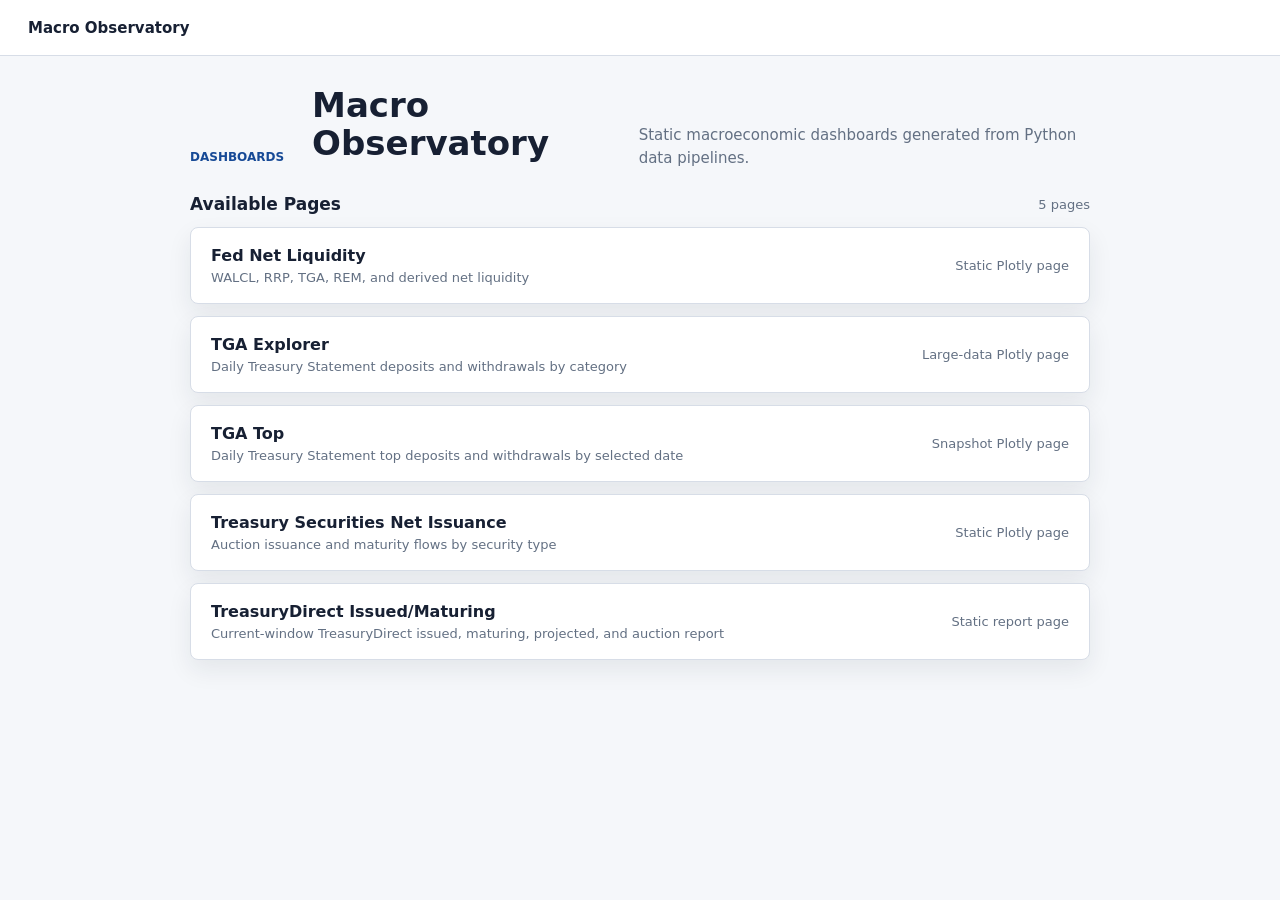
<file: site/index.html>
<!doctype html>
<html lang="en">
<head>
  <meta charset="utf-8">
  <meta name="viewport" content="width=device-width, initial-scale=1">
  <title>Macro Observatory</title>
  <link rel="stylesheet" href="assets/css/site.css">
</head>
<body>
  <header class="site-header">
    <a class="brand-link" href="./" aria-label="Macro Observatory home">Macro Observatory</a>
  </header>

  <main class="site-shell home-shell">
    <section class="page-heading">
      <p class="eyebrow">Dashboards</p>
      <h1>Macro Observatory</h1>
      <p class="heading-summary">Static macroeconomic dashboards generated from Python data pipelines.</p>
    </section>

    <section class="directory-section" aria-labelledby="dashboard-list-heading">
      <div class="section-heading-row">
        <h2 id="dashboard-list-heading">Available Pages</h2>
        <span class="count-pill">5 pages</span>
      </div>

      <div class="dashboard-list">
        <a class="dashboard-link" href="pages/fed-net-liquidity/">
          <span>
            <span class="dashboard-title">Fed Net Liquidity</span>
            <span class="dashboard-subtitle">WALCL, RRP, TGA, REM, and derived net liquidity</span>
          </span>
          <span class="dashboard-status">Static Plotly page</span>
        </a>

        <a class="dashboard-link" href="pages/tga-explorer/">
          <span>
            <span class="dashboard-title">TGA Explorer</span>
            <span class="dashboard-subtitle">Daily Treasury Statement deposits and withdrawals by category</span>
          </span>
          <span class="dashboard-status">Large-data Plotly page</span>
        </a>

        <a class="dashboard-link" href="pages/tga-top/">
          <span>
            <span class="dashboard-title">TGA Top</span>
            <span class="dashboard-subtitle">Daily Treasury Statement top deposits and withdrawals by selected date</span>
          </span>
          <span class="dashboard-status">Snapshot Plotly page</span>
        </a>

        <a class="dashboard-link" href="pages/treasury-securities-net-issuance/">
          <span>
            <span class="dashboard-title">Treasury Securities Net Issuance</span>
            <span class="dashboard-subtitle">Auction issuance and maturity flows by security type</span>
          </span>
          <span class="dashboard-status">Static Plotly page</span>
        </a>
        <a class="dashboard-link" href="pages/treasurydirect-issued-maturing/">
          <span>
            <span class="dashboard-title">TreasuryDirect Issued/Maturing</span>
            <span class="dashboard-subtitle">Current-window TreasuryDirect issued, maturing, projected, and auction report</span>
          </span>
          <span class="dashboard-status">Static report page</span>
        </a>
      </div>
    </section>
  </main>
</body>
</html>
</file>
<file: site/assets/css/site.css>
:root {
  color-scheme: light;
  --bg: #f5f7fa;
  --surface: #ffffff;
  --surface-subtle: #f9fafb;
  --border: #d7dde7;
  --border-strong: #aab4c2;
  --text: #172033;
  --muted: #637083;
  --primary: #1f5fbf;
  --primary-strong: #174a96;
  --green: #16865a;
  --red: #c33a2b;
  --amber: #ad6b00;
  --purple: #6d45a8;
  --shadow: 0 10px 24px rgba(23, 32, 51, 0.08);
  --radius: 8px;
  --mono: "SFMono-Regular", Consolas, "Liberation Mono", monospace;
  --sans: Inter, ui-sans-serif, system-ui, -apple-system, BlinkMacSystemFont, "Segoe UI", sans-serif;
}

* {
  box-sizing: border-box;
}

html {
  min-width: 320px;
  background: var(--bg);
}

body {
  margin: 0;
  min-height: 100vh;
  background: var(--bg);
  color: var(--text);
  font-family: var(--sans);
}

a {
  color: inherit;
}

.site-header {
  position: sticky;
  top: 0;
  z-index: 10;
  display: flex;
  align-items: center;
  justify-content: space-between;
  gap: 20px;
  min-height: 56px;
  padding: 0 28px;
  border-bottom: 1px solid var(--border);
  background: rgba(255, 255, 255, 0.94);
  backdrop-filter: blur(10px);
}

.brand-link {
  color: var(--text);
  font-size: 15px;
  font-weight: 700;
  text-decoration: none;
}

.site-nav {
  display: flex;
  align-items: center;
  gap: 16px;
  color: var(--muted);
  font-size: 14px;
}

.site-nav a {
  text-decoration: none;
}

.site-nav a:hover,
.brand-link:hover,
.dashboard-link:hover .dashboard-title {
  color: var(--primary);
}

.site-shell {
  width: min(1240px, calc(100% - 40px));
  margin: 0 auto;
  padding: 30px 0 48px;
}

.home-shell {
  max-width: 900px;
}

.page-heading {
  display: flex;
  align-items: flex-end;
  justify-content: space-between;
  gap: 28px;
  margin-bottom: 24px;
}

.dashboard-heading {
  align-items: center;
}

.eyebrow {
  margin: 0 0 6px;
  color: var(--primary-strong);
  font-size: 12px;
  font-weight: 800;
  letter-spacing: 0;
  text-transform: uppercase;
}

h1,
h2,
p {
  margin-top: 0;
}

h1 {
  margin-bottom: 8px;
  font-size: 34px;
  line-height: 1.12;
  letter-spacing: 0;
}

h2 {
  margin-bottom: 0;
  font-size: 17px;
  line-height: 1.2;
  letter-spacing: 0;
}

.heading-summary {
  max-width: 760px;
  margin-bottom: 0;
  color: var(--muted);
  font-size: 15px;
  line-height: 1.55;
}

.directory-section,
.chart-section,
.table-section,
.detail-panel {
  margin-top: 22px;
}

.section-heading-row {
  display: flex;
  align-items: center;
  justify-content: space-between;
  gap: 16px;
  margin-bottom: 12px;
}

.count-pill,
.range-label {
  color: var(--muted);
  font-size: 13px;
}

.dashboard-link {
  display: flex;
  align-items: center;
  justify-content: space-between;
  gap: 18px;
  padding: 18px 20px;
  border: 1px solid var(--border);
  border-radius: var(--radius);
  background: var(--surface);
  text-decoration: none;
  box-shadow: var(--shadow);
}

.dashboard-title,
.dashboard-subtitle,
.dashboard-status {
  display: block;
}

.dashboard-title {
  margin-bottom: 5px;
  font-weight: 700;
}

.dashboard-subtitle,
.dashboard-status {
  color: var(--muted);
  font-size: 13px;
}

.metadata-block {
  min-width: 220px;
  padding: 12px 14px;
  border: 1px solid var(--border);
  border-radius: var(--radius);
  background: var(--surface);
}

.metadata-block span,
.metric-tile span {
  display: block;
  margin-bottom: 5px;
  color: var(--muted);
  font-size: 12px;
  font-weight: 700;
  text-transform: uppercase;
}

.metadata-block strong,
.metric-tile strong {
  display: block;
  font-size: 17px;
  line-height: 1.2;
}

.alert,
.loading-row,
.noscript-message {
  margin: 16px 0;
  padding: 12px 14px;
  border-radius: var(--radius);
  font-size: 14px;
}

.alert {
  border: 1px solid #f1b5ad;
  background: #fff2f0;
  color: #8c2117;
}

.loading-row,
.noscript-message {
  border: 1px solid var(--border);
  background: var(--surface-subtle);
  color: var(--muted);
}

[hidden] {
  display: none !important;
}

.metric-grid {
  display: grid;
  grid-template-columns: repeat(4, minmax(0, 1fr));
  gap: 12px;
  margin: 18px 0 26px;
}

.metric-tile {
  min-height: 84px;
  padding: 16px;
  border: 1px solid var(--border);
  border-radius: var(--radius);
  background: var(--surface);
  box-shadow: var(--shadow);
}

.metric-primary {
  border-color: rgba(31, 95, 191, 0.45);
}

.chart-frame,
.table-frame,
.detail-panel {
  border: 1px solid var(--border);
  border-radius: var(--radius);
  background: var(--surface);
  box-shadow: var(--shadow);
}

.chart-frame {
  min-height: 560px;
  padding: 10px;
}

.plotly-chart {
  width: 100%;
  height: 540px;
}

.details-grid {
  display: grid;
  grid-template-columns: minmax(0, 2fr) minmax(260px, 1fr);
  gap: 18px;
  margin-top: 24px;
}

.detail-panel {
  padding: 18px;
}

.detail-panel h2 {
  margin-bottom: 14px;
}

.detail-list {
  margin: 0;
}

.detail-list div,
.source-row-item {
  display: grid;
  grid-template-columns: 150px minmax(0, 1fr);
  gap: 14px;
  padding: 10px 0;
  border-top: 1px solid var(--border);
}

.detail-list div:first-child,
.source-row-item:first-child {
  border-top: 0;
  padding-top: 0;
}

dt,
.source-row-key {
  color: var(--muted);
  font-size: 13px;
  font-weight: 700;
  overflow-wrap: anywhere;
}

dd {
  margin: 0;
  color: var(--text);
  font-size: 14px;
  line-height: 1.45;
  overflow-wrap: anywhere;
}

.source-row-value {
  color: var(--text);
  font-family: var(--mono);
  font-size: 13px;
  text-align: right;
}

.table-frame {
  overflow-x: auto;
}

.data-table {
  width: 100%;
  min-width: 920px;
  border-collapse: collapse;
  font-size: 13px;
}

.data-table th,
.data-table td {
  padding: 11px 12px;
  border-bottom: 1px solid var(--border);
  text-align: right;
  white-space: nowrap;
}

.data-table th:first-child,
.data-table td:first-child {
  text-align: left;
}

.data-table th {
  color: var(--muted);
  font-size: 12px;
  font-weight: 800;
  text-transform: uppercase;
}

.data-table tbody tr:last-child td {
  border-bottom: 0;
}

.number-cell {
  font-family: var(--mono);
  font-variant-numeric: tabular-nums;
}

.positive {
  color: var(--green);
}

.negative {
  color: var(--red);
}

.neutral {
  color: var(--muted);
}

@media (max-width: 900px) {
  .site-header,
  .page-heading,
  .section-heading-row,
  .dashboard-link {
    align-items: flex-start;
    flex-direction: column;
  }

  .site-header {
    padding: 14px 20px;
  }

  .site-shell {
    width: min(100% - 28px, 1240px);
    padding-top: 22px;
  }

  h1 {
    font-size: 28px;
  }

  .metadata-block {
    width: 100%;
  }

  .metric-grid,
  .details-grid {
    grid-template-columns: 1fr;
  }

  .chart-frame {
    min-height: 430px;
  }

  .plotly-chart {
    height: 410px;
  }

  .detail-list div,
  .source-row-item {
    grid-template-columns: 1fr;
    gap: 5px;
  }

  .source-row-value {
    text-align: left;
  }
}
.dashboard-list {
  display: grid;
  gap: 12px;
}

.explorer-layout {
  display: grid;
  grid-template-columns: 310px minmax(0, 1fr);
  gap: 18px;
  align-items: start;
  margin-top: 18px;
}

.control-panel {
  position: sticky;
  top: 76px;
  padding: 18px;
  border: 1px solid var(--border);
  border-radius: var(--radius);
  background: var(--surface);
  box-shadow: var(--shadow);
}

.compact-heading-row {
  margin-bottom: 16px;
}

.form-field {
  display: grid;
  gap: 7px;
  margin-bottom: 14px;
}

.form-field span,
.checkbox-group legend {
  color: var(--muted);
  font-size: 12px;
  font-weight: 800;
  text-transform: uppercase;
}

.form-field select,
.form-field input,
.category-select {
  width: 100%;
  min-height: 38px;
  padding: 8px 10px;
  border: 1px solid var(--border-strong);
  border-radius: 6px;
  background: #ffffff;
  color: var(--text);
  font: inherit;
  font-size: 14px;
}

.form-field input {
  font-family: var(--mono);
  font-variant-numeric: tabular-nums;
}

.form-field select:focus,
.form-field input:focus,
.category-select:focus,
.secondary-button:focus {
  outline: 2px solid rgba(31, 95, 191, 0.28);
  outline-offset: 2px;
}

.control-pair {
  display: grid;
  grid-template-columns: minmax(0, 1fr) minmax(0, 1fr);
  gap: 10px;
}

.checkbox-group {
  margin: 0 0 15px;
  padding: 13px 0 0;
  border: 0;
  border-top: 1px solid var(--border);
}

.checkbox-group legend {
  padding: 0 8px 0 0;
}

.checkbox-row {
  display: flex;
  align-items: center;
  gap: 9px;
  min-height: 32px;
  color: var(--text);
  font-size: 14px;
}

.checkbox-row input {
  width: 16px;
  height: 16px;
  margin: 0;
  accent-color: var(--primary);
}

.category-group {
  margin-bottom: 12px;
}

.category-search-field {
  margin: 10px 0 0;
}

.category-search-field input {
  font-family: inherit;
  font-variant-numeric: normal;
}

.category-select {
  min-height: 260px;
  margin-top: 8px;
  font-size: 13px;
}

.category-select:disabled {
  background: var(--surface-subtle);
  color: var(--muted);
}

.control-help {
  margin: 8px 0 0;
  color: var(--muted);
  font-size: 12px;
  line-height: 1.4;
}

.category-feedback-row {
  display: flex;
  align-items: center;
  justify-content: space-between;
  gap: 10px;
  margin-top: 9px;
}

.category-feedback-row .control-help {
  margin: 0;
}

.category-clear-button {
  min-height: 30px;
  padding: 5px 9px;
  font-size: 12px;
  white-space: nowrap;
}

.category-clear-button:disabled,
.category-clear-button:disabled:hover {
  color: var(--muted);
  border-color: var(--border);
  cursor: not-allowed;
}

.category-selection-list {
  display: grid;
  gap: 6px;
  max-height: 150px;
  margin-top: 8px;
  overflow: auto;
}

.category-selection-item {
  display: grid;
  grid-template-columns: minmax(0, 1fr);
  gap: 3px;
  align-items: start;
  padding: 6px 7px;
  border: 1px solid var(--border);
  border-radius: 6px;
  background: var(--surface-subtle);
  font-size: 12px;
}

.category-selection-item-muted {
  opacity: 0.68;
}

.category-selection-name {
  min-width: 0;
  overflow-wrap: anywhere;
}

.category-selection-status {
  color: var(--muted);
  white-space: normal;
}

.button-row {
  display: flex;
  justify-content: flex-end;
  margin-top: 14px;
}

.secondary-button {
  min-height: 36px;
  padding: 7px 13px;
  border: 1px solid var(--border-strong);
  border-radius: 6px;
  background: var(--surface);
  color: var(--text);
  font: inherit;
  font-size: 14px;
  font-weight: 700;
  cursor: pointer;
}

.secondary-button:hover {
  border-color: var(--primary);
  color: var(--primary);
}

.explorer-main {
  min-width: 0;
}

.explorer-chart-section {
  margin-top: 0;
}

.tga-chart-frame,
.securities-chart-frame {
  min-height: 630px;
}

.tga-chart,
.securities-chart {
  height: 610px;
}

.guardrail-message,
.diagnostics-bar {
  margin-bottom: 12px;
  padding: 10px 12px;
  border-radius: var(--radius);
  font-size: 13px;
}

.guardrail-message {
  border: 1px solid #e6c37a;
  background: #fff8e8;
  color: #684000;
}

.diagnostics-bar {
  margin: 12px 0 0;
  border: 1px solid var(--border);
  background: var(--surface-subtle);
  color: var(--muted);
  font-family: var(--mono);
  font-size: 12px;
  line-height: 1.45;
  overflow-x: auto;
  white-space: nowrap;
}

.explorer-details {
  margin-top: 18px;
}

@media (max-width: 1050px) {
  .explorer-layout {
    grid-template-columns: 1fr;
  }

  .control-panel {
    position: static;
  }
}

@media (max-width: 900px) {
  .control-pair {
    grid-template-columns: 1fr;
  }

  .tga-chart-frame,
  .securities-chart-frame {
    min-height: 460px;
  }

  .tga-chart,
  .securities-chart {
    height: 440px;
  }
}
.chart-heading-actions {
  display: flex;
  align-items: center;
  justify-content: flex-end;
  gap: 12px;
  flex-wrap: wrap;
}

.chart-expand-button,
.chart-expand-action,
.chart-expand-restore {
  min-height: 34px;
  padding: 7px 12px;
  border: 1px solid var(--border-strong);
  border-radius: 6px;
  background: var(--surface);
  color: var(--text);
  font: inherit;
  font-size: 13px;
  font-weight: 700;
  cursor: pointer;
}

.chart-expand-button:hover,
.chart-expand-action:hover,
.chart-expand-restore:hover {
  border-color: var(--primary);
  color: var(--primary);
}

.chart-expand-button:focus,
.chart-expand-action:focus,
.chart-expand-restore:focus {
  outline: 2px solid rgba(31, 95, 191, 0.28);
  outline-offset: 2px;
}

.chart-expand-header {
  display: none;
}

.chart-expand-actions {
  display: flex;
  align-items: center;
  justify-content: flex-end;
  gap: 10px;
  flex: 0 0 auto;
  flex-wrap: wrap;
}

body.chart-expanded-active {
  overflow: hidden;
}

.chart-frame.is-chart-expanded {
  position: fixed;
  inset: 12px;
  z-index: 1000;
  display: flex;
  flex-direction: column;
  min-height: 0;
  padding: 0;
  overflow: hidden;
}

.chart-frame.is-chart-expanded .chart-expand-header {
  display: flex;
  align-items: center;
  justify-content: space-between;
  gap: 18px;
  min-height: 58px;
  padding: 10px 14px;
  border-bottom: 1px solid var(--border);
  background: var(--surface);
}

.chart-expand-title-block {
  display: grid;
  gap: 3px;
  min-width: 0;
}

.chart-expand-title {
  font-size: 15px;
  line-height: 1.2;
}

.chart-expand-meta {
  color: var(--muted);
  font-size: 12px;
  overflow: hidden;
  text-overflow: ellipsis;
  white-space: nowrap;
}

.chart-frame.is-chart-expanded .plotly-chart {
  flex: 1 1 auto;
  min-height: 0;
  height: auto;
}

@media (max-width: 900px) {
  .chart-heading-actions {
    justify-content: flex-start;
  }

  .chart-frame.is-chart-expanded {
    inset: 0;
    border-radius: 0;
  }

  .chart-frame.is-chart-expanded .chart-expand-header {
    align-items: flex-start;
    flex-direction: column;
    gap: 8px;
  }

  .chart-expand-actions {
    width: 100%;
  }

  .chart-expand-action,
  .chart-expand-restore {
    flex: 1 1 150px;
  }
}

.tga-top-layout {
  display: grid;
  gap: 18px;
  margin-top: 18px;
}

.tga-top-control-strip {
  display: flex;
  align-items: flex-end;
  gap: 14px;
  flex-wrap: wrap;
  padding: 16px 18px;
  border: 1px solid var(--border);
  border-radius: var(--radius);
  background: var(--surface);
  box-shadow: var(--shadow);
}

.tga-top-control-heading {
  display: grid;
  gap: 4px;
  min-width: 150px;
}

.tga-top-control-heading h2 {
  margin: 0;
}

.tga-top-date-field {
  width: 190px;
  margin-bottom: 0;
}

.tga-top-control-strip .control-help {
  flex: 1 1 260px;
  min-width: 220px;
  margin: 0;
}

.tga-top-date-buttons {
  justify-content: flex-start;
  gap: 8px;
  flex-wrap: wrap;
  margin-top: 0;
}

.tga-top-table-grid,
.tga-top-chart-grid {
  display: grid;
  grid-template-columns: repeat(2, minmax(0, 1fr));
  gap: 18px;
  align-items: start;
}

.tga-top-chart-grid {
  margin-top: 18px;
}

.tga-top-table-panel,
.tga-top-chart-section {
  margin-top: 0;
}

.tga-top-table-panel .table-frame {
  max-height: 430px;
  overflow: auto;
}

.tga-top-table {
  min-width: 560px;
}

.tga-top-table th {
  position: sticky;
  top: 0;
  z-index: 1;
  background: var(--surface);
  box-shadow: 0 1px 0 var(--border);
}

.tga-top-table th:first-child,
.tga-top-table td:first-child {
  min-width: 240px;
  white-space: normal;
}

.tga-top-empty {
  margin: 0;
  padding: 14px;
  color: var(--muted);
  font-size: 13px;
}

.tga-top-pie-frame {
  min-height: 520px;
}

.tga-top-pie-chart {
  height: 500px;
}

@media (max-width: 1050px) {
  .tga-top-table-grid,
  .tga-top-chart-grid {
    grid-template-columns: 1fr;
  }
}

@media (max-width: 900px) {
  .tga-top-pie-frame {
    min-height: 440px;
  }

  .tga-top-pie-chart {
    height: 420px;
  }
}

.report-shell {
  width: min(1500px, calc(100% - 40px));
}

.report-table-section {
  margin-top: 20px;
}

.issued-maturing-table-frame {
  max-height: calc(100vh - 260px);
  min-height: 520px;
  overflow: auto;
}

.issued-maturing-table {
  width: max-content;
  min-width: 100%;
  font-size: 12px;
}

.issued-maturing-table th,
.issued-maturing-table td {
  padding: 9px 10px;
}

.issued-maturing-table thead th {
  position: sticky;
  z-index: 2;
  background: var(--surface);
  box-shadow: 0 1px 0 var(--border);
}

.issued-maturing-table thead tr:first-child th {
  top: 0;
  z-index: 4;
}

.issued-maturing-table thead tr:nth-child(2) th {
  top: 34px;
  z-index: 3;
}

.issued-maturing-table .group-header {
  color: var(--text);
  text-align: center;
}

.issued-maturing-table .collapsible-group-header {
  padding: 0;
}

.issued-maturing-table .group-toggle {
  align-items: center;
  background: transparent;
  border: 0;
  box-sizing: border-box;
  color: inherit;
  cursor: pointer;
  display: inline-flex;
  font: inherit;
  font-weight: 800;
  gap: 8px;
  justify-content: center;
  min-height: 34px;
  padding: 9px 10px;
  text-transform: uppercase;
  width: 100%;
}

.issued-maturing-table .group-toggle:hover {
  background: #f1f5f9;
}

.issued-maturing-table .group-toggle:focus-visible {
  outline: 2px solid var(--primary);
  outline-offset: -2px;
}

.issued-maturing-table .group-toggle-symbol {
  color: var(--muted);
  font-family: var(--mono);
  font-size: 13px;
  line-height: 1;
}

.issued-maturing-table.group-collapsed-bills [data-group="bills"].collapsible-extra,
.issued-maturing-table.group-collapsed-notes [data-group="notes"].collapsible-extra,
.issued-maturing-table.group-collapsed-bonds [data-group="bonds"].collapsible-extra {
  display: none;
}

.issued-maturing-table.group-collapsed-bills [data-group="bills"].group-summary,
.issued-maturing-table.group-collapsed-notes [data-group="notes"].group-summary,
.issued-maturing-table.group-collapsed-bonds [data-group="bonds"].group-summary {
  border-left: 2px solid var(--border-strong);
}

.issued-maturing-table .group-start {
  border-left: 2px solid var(--border-strong);
}

.issued-maturing-table .sticky-column {
  position: sticky;
  left: 0;
  z-index: 5;
  min-width: 112px;
  background: var(--surface);
  box-shadow: 1px 0 0 var(--border);
}

.issued-maturing-table tbody .sticky-column {
  z-index: 1;
  background: var(--issued-maturing-row-bg);
}

.issued-maturing-table tbody tr {
  --issued-maturing-row-bg: var(--surface);
}

.issued-maturing-table tbody tr:nth-child(even) {
  --issued-maturing-row-bg: #f8fafc;
}

.issued-maturing-table tbody tr:hover {
  --issued-maturing-row-bg: #eef5ff;
}

.issued-maturing-table tbody td {
  background: var(--issued-maturing-row-bg);
}

.issued-maturing-table .date-cell {
  font-family: var(--mono);
  font-variant-numeric: tabular-nums;
}

.issued-maturing-table .auction-marker-cell {
  color: var(--primary-strong);
  font-family: var(--mono);
  font-weight: 800;
  text-align: center;
}

@media (max-width: 900px) {
  .report-shell {
    width: min(100% - 28px, 1500px);
  }

  .issued-maturing-table-frame {
    max-height: 70vh;
    min-height: 430px;
  }
}
</file>
